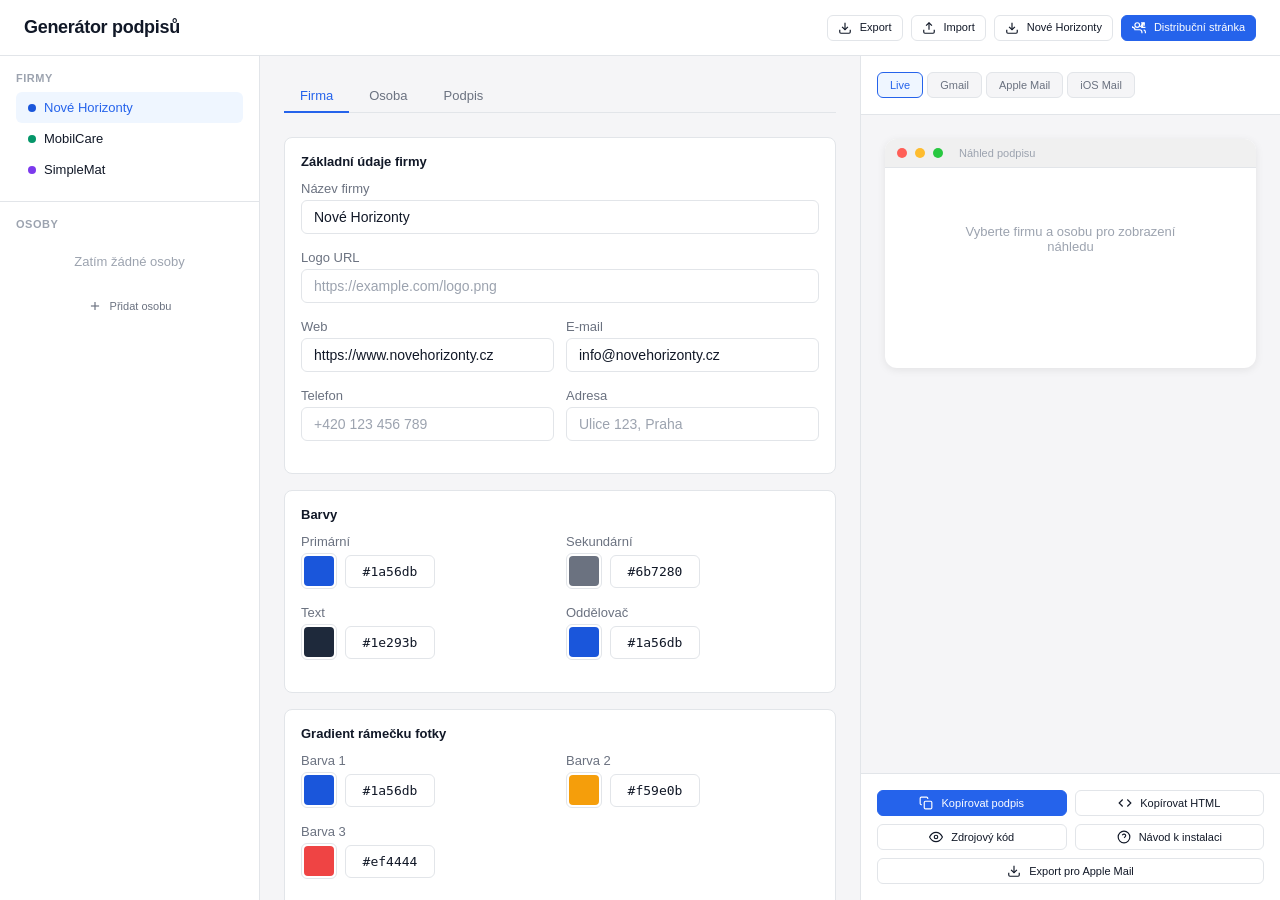
<file: index.html>
<!DOCTYPE html>
<html lang="cs">
<head>
  <meta charset="UTF-8">
  <meta name="viewport" content="width=device-width, initial-scale=1.0">
  <title>Generátor emailových podpisů</title>
  <link rel="stylesheet" href="css/variables.css">
  <link rel="stylesheet" href="css/layout.css">
  <link rel="stylesheet" href="css/components.css">
  <link rel="stylesheet" href="css/preview.css">
</head>
<body>
  <div class="sg-app">
    <!-- Header -->
    <header class="sg-header">
      <h1 class="sg-header__title">Generátor podpisů</h1>
      <div class="sg-header__actions">
        <button class="sg-btn sg-btn--secondary sg-btn--sm" id="btn-export" title="Exportovat data">
          <svg width="14" height="14" viewBox="0 0 24 24" fill="none" stroke="currentColor" stroke-width="2"><path d="M21 15v4a2 2 0 01-2 2H5a2 2 0 01-2-2v-4"/><polyline points="7 10 12 15 17 10"/><line x1="12" y1="15" x2="12" y2="3"/></svg>
          Export
        </button>
        <button class="sg-btn sg-btn--secondary sg-btn--sm" id="btn-import" title="Importovat data">
          <svg width="14" height="14" viewBox="0 0 24 24" fill="none" stroke="currentColor" stroke-width="2"><path d="M21 15v4a2 2 0 01-2 2H5a2 2 0 01-2-2v-4"/><polyline points="17 8 12 3 7 8"/><line x1="12" y1="3" x2="12" y2="15"/></svg>
          Import
        </button>
        <a href="novehorizonty.html" download class="sg-btn sg-btn--secondary sg-btn--sm" title="Stáhnout stránku pro Nové Horizonty" style="text-decoration:none">
          <svg width="14" height="14" viewBox="0 0 24 24" fill="none" stroke="currentColor" stroke-width="2"><path d="M21 15v4a2 2 0 01-2 2H5a2 2 0 01-2-2v-4"/><polyline points="7 10 12 15 17 10"/><line x1="12" y1="15" x2="12" y2="3"/></svg>
          Nové Horizonty
        </a>
        <button class="sg-btn sg-btn--primary sg-btn--sm" id="btn-distribute" title="Vygenerovat distribuční stránku se všemi podpisy">
          <svg width="14" height="14" viewBox="0 0 24 24" fill="none" stroke="currentColor" stroke-width="2"><path d="M17 21v-2a4 4 0 00-4-4H5a4 4 0 00-4-4v-2"/><polyline points="23 11 17 11 17 5"/><path d="M16 3h5v5"/><line x1="21" y1="3" x2="14" y2="10"/><circle cx="9" cy="7" r="4"/><path d="M23 21v-2a4 4 0 00-3-3.87"/><path d="M16 3.13a4 4 0 010 7.75"/></svg>
          Distribuční stránka
        </button>
        <input type="file" id="import-file" accept=".json" style="display:none">
      </div>
    </header>

    <!-- Main Content -->
    <main class="sg-main">
      <!-- Sidebar -->
      <aside class="sg-sidebar" id="sidebar">
        <div class="sg-sidebar__section">
          <div class="sg-sidebar__label">Firmy</div>
          <div id="company-list"></div>
        </div>
        <div class="sg-sidebar__section">
          <div class="sg-sidebar__label">Osoby</div>
          <div id="person-list"></div>
          <button class="sg-btn sg-btn--ghost sg-btn--sm sg-btn--block" id="btn-add-person" style="margin-top: 8px">
            <svg width="14" height="14" viewBox="0 0 24 24" fill="none" stroke="currentColor" stroke-width="2"><line x1="12" y1="5" x2="12" y2="19"/><line x1="5" y1="12" x2="19" y2="12"/></svg>
            Přidat osobu
          </button>
        </div>
      </aside>

      <!-- Editor -->
      <section class="sg-editor" id="editor">
        <div class="sg-editor__tabs">
          <button class="sg-editor__tab sg-editor__tab--active" data-tab="company">Firma</button>
          <button class="sg-editor__tab" data-tab="person">Osoba</button>
          <button class="sg-editor__tab" data-tab="signature">Podpis</button>
        </div>

        <!-- Company Editor Panel -->
        <div class="sg-editor__panel sg-editor__panel--active" id="panel-company">
          <div class="sg-card">
            <div class="sg-card__title">Základní údaje firmy</div>
            <div class="sg-form-group">
              <label class="sg-label">Název firmy</label>
              <input type="text" class="sg-input" id="company-name" placeholder="Název firmy">
            </div>
            <div class="sg-form-group">
              <label class="sg-label">Logo URL</label>
              <input type="url" class="sg-input" id="company-logo" placeholder="https://example.com/logo.png">
            </div>
            <div class="sg-form-row">
              <div class="sg-form-group">
                <label class="sg-label">Web</label>
                <input type="url" class="sg-input" id="company-website" placeholder="https://www.firma.cz">
              </div>
              <div class="sg-form-group">
                <label class="sg-label">E-mail</label>
                <input type="email" class="sg-input" id="company-email" placeholder="info@firma.cz">
              </div>
            </div>
            <div class="sg-form-row">
              <div class="sg-form-group">
                <label class="sg-label">Telefon</label>
                <input type="tel" class="sg-input" id="company-phone" placeholder="+420 123 456 789">
              </div>
              <div class="sg-form-group">
                <label class="sg-label">Adresa</label>
                <input type="text" class="sg-input" id="company-address" placeholder="Ulice 123, Praha">
              </div>
            </div>
          </div>

          <div class="sg-card">
            <div class="sg-card__title">Barvy</div>
            <div class="sg-form-row">
              <div class="sg-form-group">
                <label class="sg-label">Primární</label>
                <div class="sg-color-picker">
                  <input type="color" class="sg-color-picker__input" id="company-color-primary" value="#2563eb">
                  <input type="text" class="sg-input sg-color-picker__hex" id="company-color-primary-hex" value="#2563eb" maxlength="7">
                </div>
              </div>
              <div class="sg-form-group">
                <label class="sg-label">Sekundární</label>
                <div class="sg-color-picker">
                  <input type="color" class="sg-color-picker__input" id="company-color-secondary" value="#6b7280">
                  <input type="text" class="sg-input sg-color-picker__hex" id="company-color-secondary-hex" value="#6b7280" maxlength="7">
                </div>
              </div>
            </div>
            <div class="sg-form-row">
              <div class="sg-form-group">
                <label class="sg-label">Text</label>
                <div class="sg-color-picker">
                  <input type="color" class="sg-color-picker__input" id="company-color-text" value="#1e293b">
                  <input type="text" class="sg-input sg-color-picker__hex" id="company-color-text-hex" value="#1e293b" maxlength="7">
                </div>
              </div>
              <div class="sg-form-group">
                <label class="sg-label">Oddělovač</label>
                <div class="sg-color-picker">
                  <input type="color" class="sg-color-picker__input" id="company-color-divider" value="#2563eb">
                  <input type="text" class="sg-input sg-color-picker__hex" id="company-color-divider-hex" value="#2563eb" maxlength="7">
                </div>
              </div>
            </div>
          </div>

          <div class="sg-card">
            <div class="sg-card__title">Gradient rámečku fotky</div>
            <div class="sg-form-row">
              <div class="sg-form-group">
                <label class="sg-label">Barva 1</label>
                <div class="sg-color-picker">
                  <input type="color" class="sg-color-picker__input" id="company-color-ring1" value="#1a56db">
                  <input type="text" class="sg-input sg-color-picker__hex" id="company-color-ring1-hex" value="#1a56db" maxlength="7">
                </div>
              </div>
              <div class="sg-form-group">
                <label class="sg-label">Barva 2</label>
                <div class="sg-color-picker">
                  <input type="color" class="sg-color-picker__input" id="company-color-ring2" value="#f59e0b">
                  <input type="text" class="sg-input sg-color-picker__hex" id="company-color-ring2-hex" value="#f59e0b" maxlength="7">
                </div>
              </div>
            </div>
            <div class="sg-form-row">
              <div class="sg-form-group">
                <label class="sg-label">Barva 3</label>
                <div class="sg-color-picker">
                  <input type="color" class="sg-color-picker__input" id="company-color-ring3" value="#ef4444">
                  <input type="text" class="sg-input sg-color-picker__hex" id="company-color-ring3-hex" value="#ef4444" maxlength="7">
                </div>
              </div>
            </div>
          </div>

          <div class="sg-card">
            <div class="sg-card__title">
              Sociální sítě
              <button class="sg-btn sg-btn--ghost sg-btn--sm" id="btn-add-social">
                <svg width="14" height="14" viewBox="0 0 24 24" fill="none" stroke="currentColor" stroke-width="2"><line x1="12" y1="5" x2="12" y2="19"/><line x1="5" y1="12" x2="19" y2="12"/></svg>
                Přidat
              </button>
            </div>
            <div id="social-links-list"></div>
          </div>

          <div class="sg-card">
            <div class="sg-card__title">
              Oblíbené šablony
              <button class="sg-btn sg-btn--ghost sg-btn--sm" id="btn-save-preset">
                <svg width="14" height="14" viewBox="0 0 24 24" fill="none" stroke="currentColor" stroke-width="2"><polygon points="12 2 15.09 8.26 22 9.27 17 14.14 18.18 21.02 12 17.77 5.82 21.02 7 14.14 2 9.27 8.91 8.26 12 2"/></svg>
                Uložit aktuální
              </button>
            </div>
            <div id="presets-list"></div>
          </div>
        </div>

        <!-- Person Editor Panel -->
        <div class="sg-editor__panel" id="panel-person">
          <div id="person-editor-content">
            <div class="sg-empty">
              <div class="sg-empty__icon">👤</div>
              <div class="sg-empty__text">Vyberte osobu ze seznamu nebo přidejte novou</div>
            </div>
          </div>
        </div>

        <!-- Signature Editor Panel -->
        <div class="sg-editor__panel" id="panel-signature">
          <div class="sg-card">
            <div class="sg-card__title">Rozložení</div>
            <div class="sg-form-group">
              <div class="sg-toggle-group" id="layout-toggle">
                <button class="sg-toggle-group__btn sg-toggle-group__btn--active" data-layout="horizontal">Horizontální</button>
                <button class="sg-toggle-group__btn" data-layout="vertical">Vertikální</button>
              </div>
            </div>
          </div>

          <div class="sg-card">
            <div class="sg-card__title">Typografie</div>
            <div class="sg-form-group">
              <label class="sg-label">Písmo</label>
              <select class="sg-select" id="sig-font-family">
                <option value="Arial, sans-serif">Arial</option>
                <option value="Helvetica, sans-serif">Helvetica</option>
                <option value="Verdana, sans-serif">Verdana</option>
                <option value="Georgia, serif">Georgia</option>
                <option value="Times New Roman, serif">Times New Roman</option>
                <option value="Tahoma, sans-serif">Tahoma</option>
                <option value="Trebuchet MS, sans-serif">Trebuchet MS</option>
              </select>
            </div>
            <div class="sg-form-group">
              <label class="sg-label">Velikost jména</label>
              <div class="sg-range-group">
                <input type="range" class="sg-range" id="sig-name-size" min="12" max="24" value="16">
                <span class="sg-range__value" id="sig-name-size-val">16px</span>
              </div>
            </div>
            <div class="sg-form-group">
              <label class="sg-label">Velikost pozice</label>
              <div class="sg-range-group">
                <input type="range" class="sg-range" id="sig-title-size" min="10" max="18" value="13">
                <span class="sg-range__value" id="sig-title-size-val">13px</span>
              </div>
            </div>
            <div class="sg-form-group">
              <label class="sg-label">Velikost kontaktů</label>
              <div class="sg-range-group">
                <input type="range" class="sg-range" id="sig-contact-size" min="10" max="16" value="12">
                <span class="sg-range__value" id="sig-contact-size-val">12px</span>
              </div>
            </div>
          </div>

          <div class="sg-card">
            <div class="sg-card__title">Oddělovač</div>
            <div class="sg-form-group">
              <div class="sg-toggle-group" id="divider-toggle">
                <button class="sg-toggle-group__btn sg-toggle-group__btn--active" data-divider="solid">Plný</button>
                <button class="sg-toggle-group__btn" data-divider="dashed">Čárkovaný</button>
                <button class="sg-toggle-group__btn" data-divider="none">Žádný</button>
              </div>
            </div>
            <div class="sg-form-group">
              <label class="sg-label">Šířka oddělovače</label>
              <div class="sg-range-group">
                <input type="range" class="sg-range" id="sig-divider-width" min="1" max="4" value="2">
                <span class="sg-range__value" id="sig-divider-width-val">2px</span>
              </div>
            </div>
          </div>

          <div class="sg-card">
            <div class="sg-card__title">Rozměry</div>
            <div class="sg-form-row">
              <div class="sg-form-group">
                <label class="sg-label">Šířka loga</label>
                <div class="sg-range-group">
                  <input type="range" class="sg-range" id="sig-logo-width" min="40" max="200" value="120">
                  <span class="sg-range__value" id="sig-logo-width-val">120px</span>
                </div>
              </div>
              <div class="sg-form-group">
                <label class="sg-label">Šířka fotky</label>
                <div class="sg-range-group">
                  <input type="range" class="sg-range" id="sig-photo-width" min="30" max="120" value="80">
                  <span class="sg-range__value" id="sig-photo-width-val">80px</span>
                </div>
              </div>
            </div>
            <div class="sg-form-group">
              <label class="sg-label">Tvar fotky</label>
              <div class="sg-toggle-group" id="photo-shape-toggle">
                <button class="sg-toggle-group__btn sg-toggle-group__btn--active" data-shape="rounded">Kulatá</button>
                <button class="sg-toggle-group__btn" data-shape="square">Hranatá</button>
              </div>
            </div>
            <div class="sg-form-group">
              <label class="sg-label">Pozice fotky</label>
              <div class="sg-toggle-group" id="photo-position-toggle">
                <button class="sg-toggle-group__btn sg-toggle-group__btn--active" data-position="left">Vlevo</button>
                <button class="sg-toggle-group__btn" data-position="right">Vpravo</button>
              </div>
            </div>
            <div class="sg-form-group">
              <label class="sg-label">Mezera mezi sekcemi</label>
              <div class="sg-range-group">
                <input type="range" class="sg-range" id="sig-section-gap" min="4" max="24" value="12">
                <span class="sg-range__value" id="sig-section-gap-val">12px</span>
              </div>
            </div>
          </div>
        </div>
      </section>

      <!-- Preview Panel -->
      <aside class="sg-preview" id="preview">
        <div class="sg-preview__header">
          <div class="sg-preview__clients">
            <button class="sg-preview__client-btn sg-preview__client-btn--active" data-client="live">Live</button>
            <button class="sg-preview__client-btn" data-client="gmail">Gmail</button>
            <button class="sg-preview__client-btn" data-client="apple">Apple Mail</button>
            <button class="sg-preview__client-btn" data-client="ios">iOS Mail</button>
          </div>
        </div>
        <div class="sg-preview__frame">
          <div class="sg-preview__render" id="preview-render">
            <div class="sg-preview__titlebar">
              <span class="sg-preview__dot sg-preview__dot--red"></span>
              <span class="sg-preview__dot sg-preview__dot--yellow"></span>
              <span class="sg-preview__dot sg-preview__dot--green"></span>
              <span class="sg-preview__titlebar-text" id="preview-title">Náhled podpisu</span>
            </div>
            <div class="sg-preview__content" id="preview-content">
              <div class="sg-empty">
                <div class="sg-empty__text">Vyberte firmu a osobu pro zobrazení náhledu</div>
              </div>
            </div>
          </div>
          <div class="sg-preview__label" id="preview-label"></div>
        </div>
        <div class="sg-output">
          <div class="sg-output__grid">
            <button class="sg-btn sg-btn--primary sg-btn--sm" id="btn-copy-signature">
              <svg width="14" height="14" viewBox="0 0 24 24" fill="none" stroke="currentColor" stroke-width="2"><rect x="9" y="9" width="13" height="13" rx="2" ry="2"/><path d="M5 15H4a2 2 0 01-2-2V4a2 2 0 012-2h9a2 2 0 012 2v1"/></svg>
              Kopírovat podpis
            </button>
            <button class="sg-btn sg-btn--secondary sg-btn--sm" id="btn-copy-html">
              <svg width="14" height="14" viewBox="0 0 24 24" fill="none" stroke="currentColor" stroke-width="2"><polyline points="16 18 22 12 16 6"/><polyline points="8 6 2 12 8 18"/></svg>
              Kopírovat HTML
            </button>
            <button class="sg-btn sg-btn--secondary sg-btn--sm" id="btn-view-source">
              <svg width="14" height="14" viewBox="0 0 24 24" fill="none" stroke="currentColor" stroke-width="2"><path d="M1 12s4-8 11-8 11 8 11 8-4 8-11 8-11-8-11-8z"/><circle cx="12" cy="12" r="3"/></svg>
              Zdrojový kód
            </button>
            <button class="sg-btn sg-btn--secondary sg-btn--sm" id="btn-install-guide">
              <svg width="14" height="14" viewBox="0 0 24 24" fill="none" stroke="currentColor" stroke-width="2"><circle cx="12" cy="12" r="10"/><path d="M9.09 9a3 3 0 015.83 1c0 2-3 3-3 3"/><line x1="12" y1="17" x2="12.01" y2="17"/></svg>
              Návod k instalaci
            </button>
            <button class="sg-btn sg-btn--secondary sg-btn--sm" id="btn-export-apple-mail" style="grid-column: 1 / -1;">
              <svg width="14" height="14" viewBox="0 0 24 24" fill="none" stroke="currentColor" stroke-width="2"><path d="M21 15v4a2 2 0 01-2 2H5a2 2 0 01-2-2v-4"/><polyline points="7 10 12 15 17 10"/><line x1="12" y1="15" x2="12" y2="3"/></svg>
              Export pro Apple Mail
            </button>
          </div>
        </div>
      </aside>
    </main>
  </div>

  <!-- Modal Container -->
  <div class="sg-modal-overlay" id="modal-overlay">
    <div class="sg-modal">
      <div class="sg-modal__header">
        <h2 class="sg-modal__title" id="modal-title"></h2>
        <button class="sg-modal__close" id="modal-close">
          <svg width="18" height="18" viewBox="0 0 24 24" fill="none" stroke="currentColor" stroke-width="2"><line x1="18" y1="6" x2="6" y2="18"/><line x1="6" y1="6" x2="18" y2="18"/></svg>
        </button>
      </div>
      <div class="sg-modal__body" id="modal-body"></div>
    </div>
  </div>

  <!-- Toast Container -->
  <div class="sg-toast-container" id="toast-container"></div>

  <!-- JS Modules -->
  <script src="js/app.js?v=6"></script>
</body>
</html>
</file>
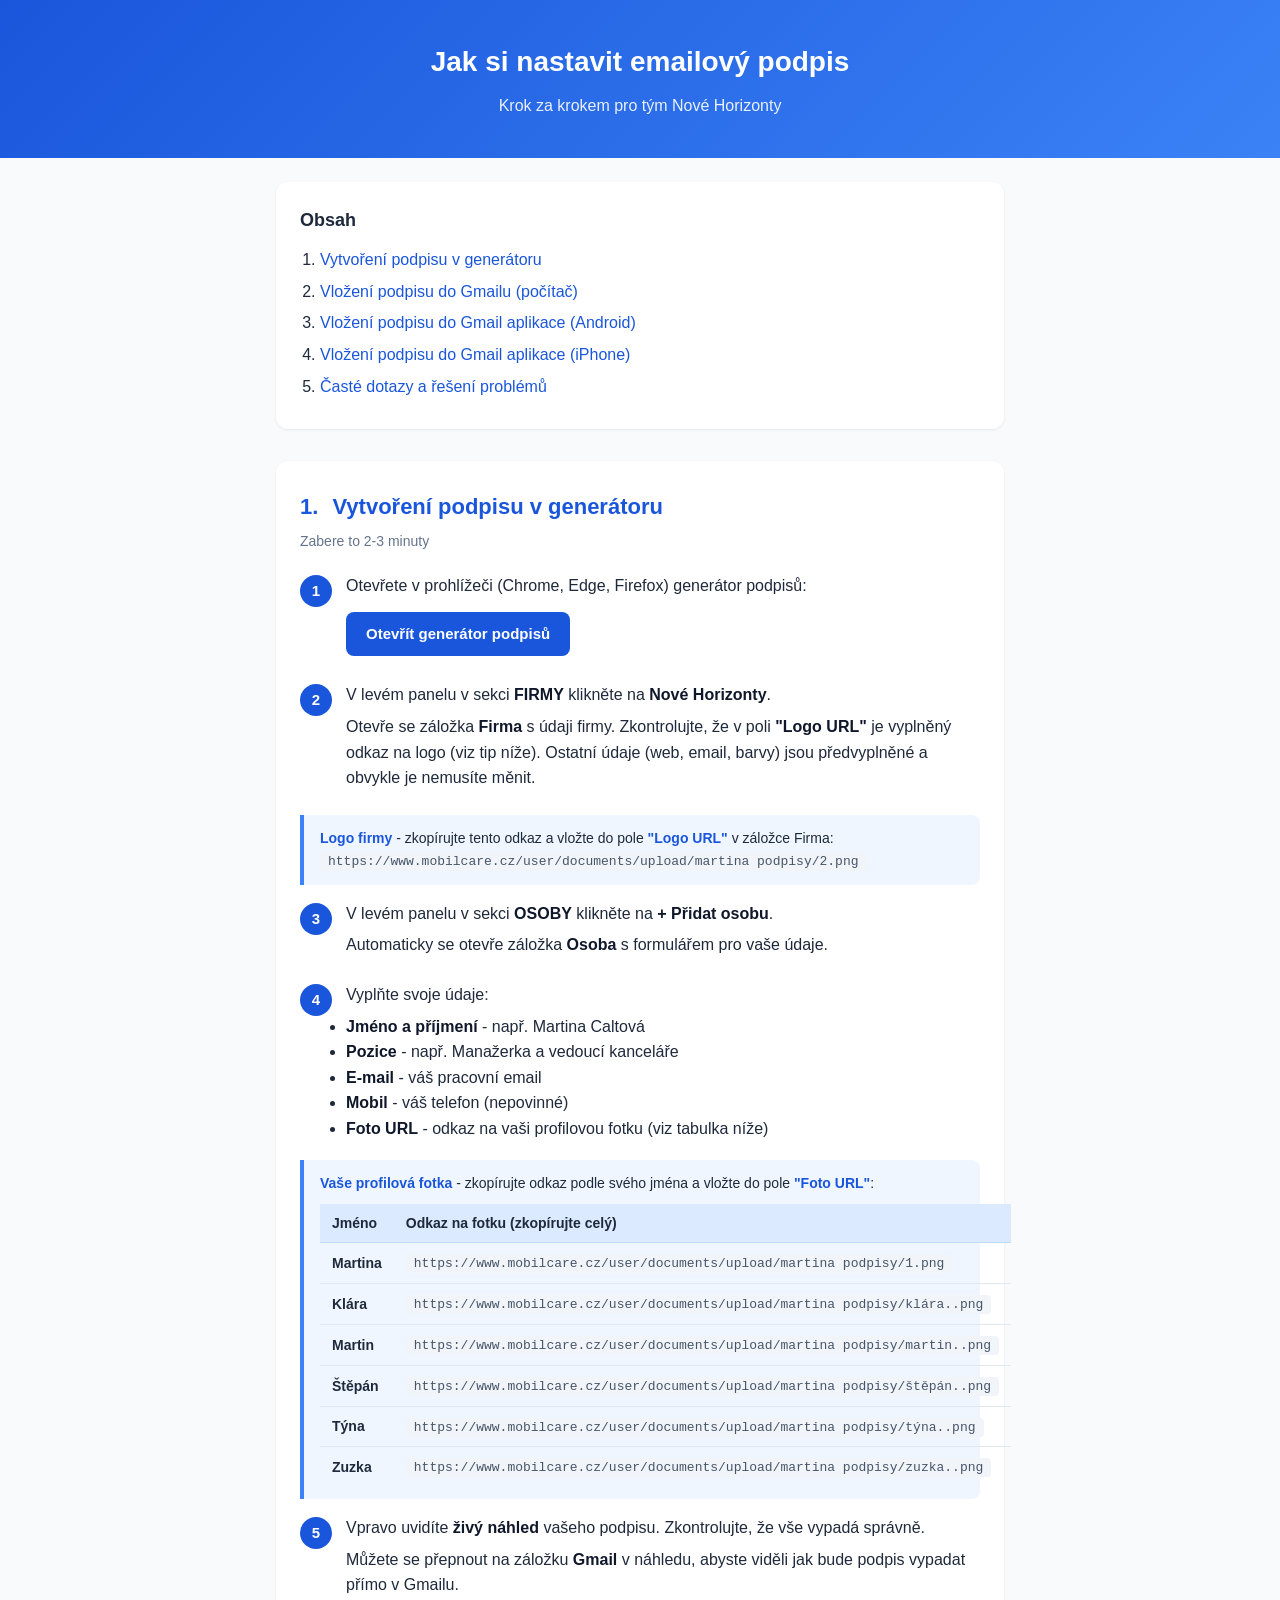
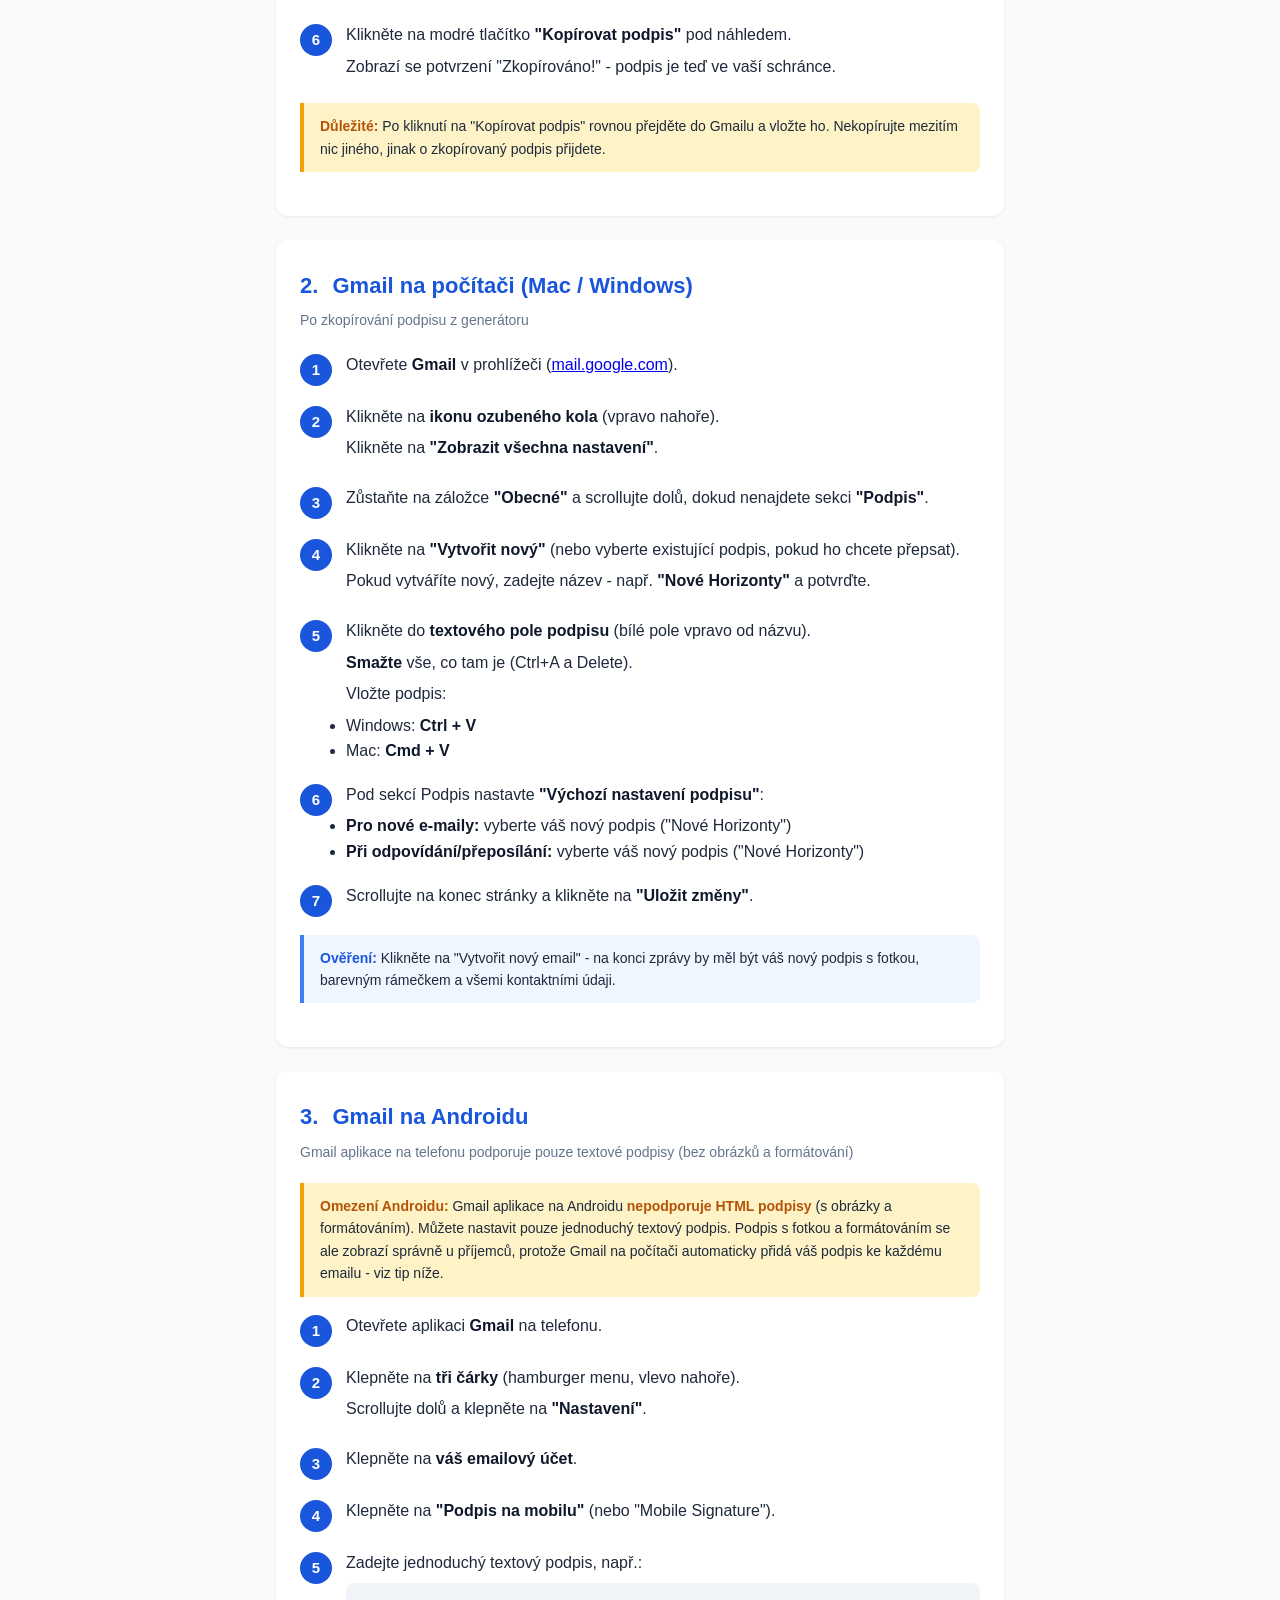
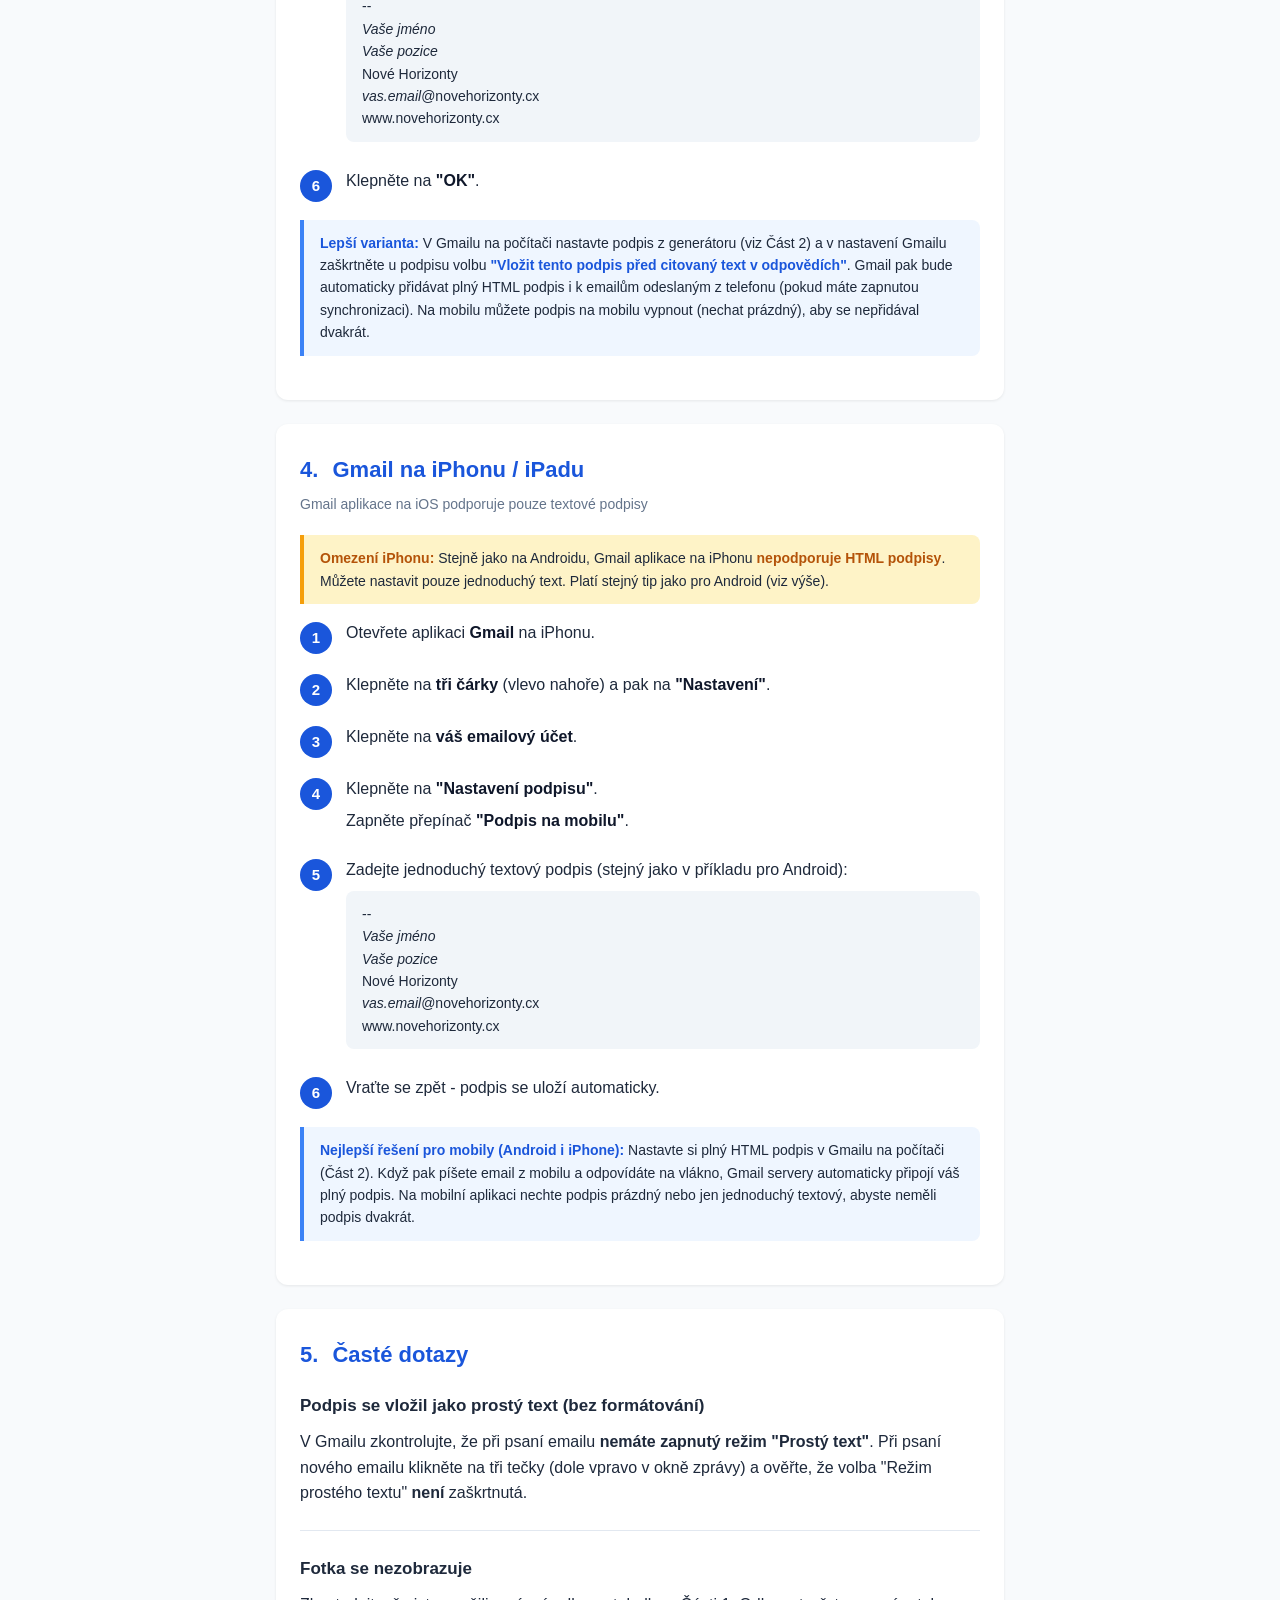
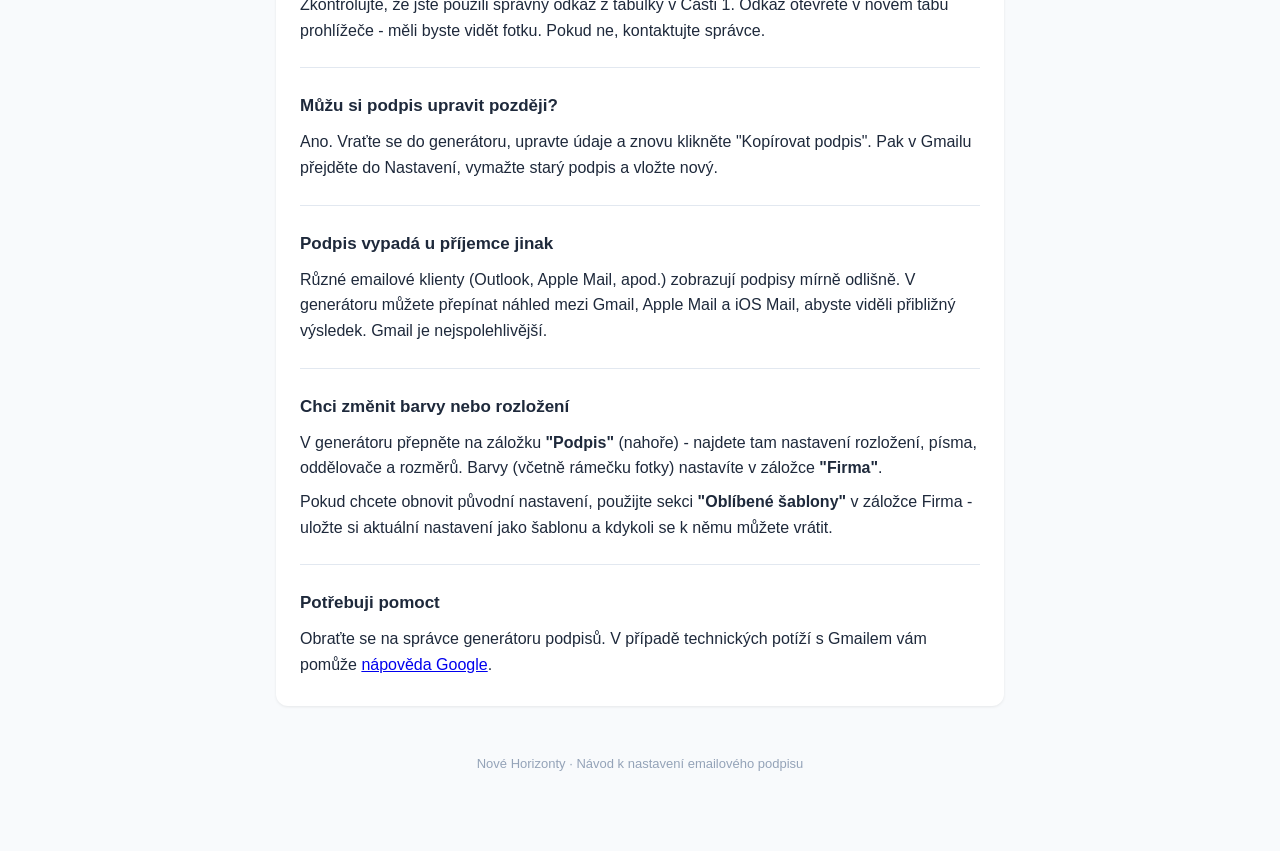
<file: manual.html>
<!DOCTYPE html>
<html lang="cs">
<head>
  <meta charset="UTF-8">
  <meta name="viewport" content="width=device-width, initial-scale=1.0">
  <title>Jak si nastavit emailový podpis - Nové Horizonty</title>
  <style>
    * { margin: 0; padding: 0; box-sizing: border-box; }
    body { font-family: -apple-system, BlinkMacSystemFont, 'Segoe UI', Roboto, sans-serif; background: #f8fafc; color: #1e293b; line-height: 1.6; }
    .header { background: linear-gradient(135deg, #1a56db, #3b82f6); color: #fff; padding: 40px 24px; text-align: center; }
    .header h1 { font-size: 28px; font-weight: 700; margin-bottom: 8px; }
    .header p { font-size: 16px; opacity: 0.9; }
    .container { max-width: 760px; margin: 0 auto; padding: 24px 16px 60px; }
    .toc { background: #fff; border-radius: 12px; padding: 24px; margin-bottom: 32px; box-shadow: 0 1px 3px rgba(0,0,0,0.08); }
    .toc h2 { font-size: 18px; margin-bottom: 12px; }
    .toc ol { padding-left: 20px; }
    .toc li { margin-bottom: 6px; }
    .toc a { color: #1a56db; text-decoration: none; }
    .toc a:hover { text-decoration: underline; }
    .section { background: #fff; border-radius: 12px; padding: 28px 24px; margin-bottom: 24px; box-shadow: 0 1px 3px rgba(0,0,0,0.08); }
    .section h2 { font-size: 22px; font-weight: 700; margin-bottom: 6px; color: #1a56db; }
    .section h2 .emoji { margin-right: 8px; }
    .section .subtitle { font-size: 14px; color: #64748b; margin-bottom: 20px; }
    .section h3 { font-size: 17px; font-weight: 600; margin: 20px 0 10px; }
    .step { display: flex; gap: 14px; margin-bottom: 18px; }
    .step-num { flex-shrink: 0; width: 32px; height: 32px; background: #1a56db; color: #fff; border-radius: 50%; display: flex; align-items: center; justify-content: center; font-weight: 700; font-size: 15px; margin-top: 2px; }
    .step-content { flex: 1; }
    .step-content p { margin-bottom: 6px; }
    .step-content strong { color: #0f172a; }
    .tip { background: #eff6ff; border-left: 4px solid #3b82f6; padding: 12px 16px; border-radius: 0 8px 8px 0; margin: 16px 0; font-size: 14px; }
    .tip strong { color: #1a56db; }
    .warning { background: #fef3c7; border-left: 4px solid #f59e0b; padding: 12px 16px; border-radius: 0 8px 8px 0; margin: 16px 0; font-size: 14px; }
    .warning strong { color: #b45309; }
    .path { background: #f1f5f9; padding: 2px 8px; border-radius: 4px; font-family: 'SF Mono', Menlo, monospace; font-size: 13px; color: #475569; white-space: nowrap; }
    .btn-link { display: inline-block; background: #1a56db; color: #fff; padding: 10px 20px; border-radius: 8px; text-decoration: none; font-weight: 600; font-size: 15px; margin: 8px 0; }
    .btn-link:hover { background: #1e40af; }
    .platform-tabs { display: flex; gap: 8px; margin-bottom: 20px; flex-wrap: wrap; }
    .platform-tab { padding: 8px 16px; border: 2px solid #e2e8f0; border-radius: 8px; background: #fff; cursor: pointer; font-size: 14px; font-weight: 600; color: #64748b; transition: all 0.15s; }
    .platform-tab:hover { border-color: #1a56db; color: #1a56db; }
    .platform-tab.active { background: #1a56db; color: #fff; border-color: #1a56db; }
    .platform-content { display: none; }
    .platform-content.active { display: block; }
    .divider { height: 1px; background: #e2e8f0; margin: 24px 0; }
    .img-placeholder { background: #f1f5f9; border: 2px dashed #cbd5e1; border-radius: 8px; padding: 20px; text-align: center; color: #94a3b8; font-size: 13px; margin: 12px 0; }
    .footer { text-align: center; padding: 24px; color: #94a3b8; font-size: 13px; }
    @media (max-width: 600px) {
      .header h1 { font-size: 22px; }
      .section { padding: 20px 16px; }
    }
  </style>
</head>
<body>

<div class="header">
  <h1>Jak si nastavit emailový podpis</h1>
  <p>Krok za krokem pro tým Nové Horizonty</p>
</div>

<div class="container">

  <div class="toc">
    <h2>Obsah</h2>
    <ol>
      <li><a href="#cast1">Vytvoření podpisu v generátoru</a></li>
      <li><a href="#cast2">Vložení podpisu do Gmailu (počítač)</a></li>
      <li><a href="#cast3">Vložení podpisu do Gmail aplikace (Android)</a></li>
      <li><a href="#cast4">Vložení podpisu do Gmail aplikace (iPhone)</a></li>
      <li><a href="#faq">Časté dotazy a řešení problémů</a></li>
    </ol>
  </div>

  <!-- ============================================ -->
  <!-- ČÁST 1: Generátor -->
  <!-- ============================================ -->
  <div class="section" id="cast1">
    <h2><span class="emoji">1.</span> Vytvoření podpisu v generátoru</h2>
    <p class="subtitle">Zabere to 2-3 minuty</p>

    <div class="step">
      <div class="step-num">1</div>
      <div class="step-content">
        <p>Otevřete v prohlížeči (Chrome, Edge, Firefox) generátor podpisů:</p>
        <a class="btn-link" href="https://miselek.github.io/generator-podpisu/" target="_blank">Otevřít generátor podpisů</a>
      </div>
    </div>

    <div class="step">
      <div class="step-num">2</div>
      <div class="step-content">
        <p>V levém panelu v sekci <strong>FIRMY</strong> klikněte na <strong>Nové Horizonty</strong>.</p>
        <p>Otevře se záložka <strong>Firma</strong> s údaji firmy. Zkontrolujte, že v poli <strong>"Logo URL"</strong> je vyplněný odkaz na logo (viz tip níže). Ostatní údaje (web, email, barvy) jsou předvyplněné a obvykle je nemusíte měnit.</p>
      </div>
    </div>

    <div class="tip">
      <strong>Logo firmy</strong> - zkopírujte tento odkaz a vložte do pole <strong>"Logo URL"</strong> v záložce Firma:<br>
      <span class="path">https://www.mobilcare.cz/user/documents/upload/martina podpisy/2.png</span>
    </div>

    <div class="step">
      <div class="step-num">3</div>
      <div class="step-content">
        <p>V levém panelu v sekci <strong>OSOBY</strong> klikněte na <strong>+ Přidat osobu</strong>.</p>
        <p>Automaticky se otevře záložka <strong>Osoba</strong> s formulářem pro vaše údaje.</p>
      </div>
    </div>

    <div class="step">
      <div class="step-num">4</div>
      <div class="step-content">
        <p>Vyplňte svoje údaje:</p>
        <ul>
          <li><strong>Jméno a příjmení</strong> - např. Martina Caltová</li>
          <li><strong>Pozice</strong> - např. Manažerka a vedoucí kanceláře</li>
          <li><strong>E-mail</strong> - váš pracovní email</li>
          <li><strong>Mobil</strong> - váš telefon (nepovinné)</li>
          <li><strong>Foto URL</strong> - odkaz na vaši profilovou fotku (viz tabulka níže)</li>
        </ul>
      </div>
    </div>

    <div class="tip">
      <strong>Vaše profilová fotka</strong> - zkopírujte odkaz podle svého jména a vložte do pole <strong>"Foto URL"</strong>:
      <table style="width:100%; border-collapse:collapse; margin-top:10px; font-size:14px;">
        <tr style="background:#dbeafe;">
          <th style="text-align:left; padding:8px 12px; border-bottom:1px solid #bfdbfe;">Jméno</th>
          <th style="text-align:left; padding:8px 12px; border-bottom:1px solid #bfdbfe;">Odkaz na fotku (zkopírujte celý)</th>
        </tr>
        <tr>
          <td style="padding:8px 12px; border-bottom:1px solid #e2e8f0; font-weight:600;">Martina</td>
          <td style="padding:8px 12px; border-bottom:1px solid #e2e8f0;"><span class="path">https://www.mobilcare.cz/user/documents/upload/martina podpisy/1.png</span></td>
        </tr>
        <tr>
          <td style="padding:8px 12px; border-bottom:1px solid #e2e8f0; font-weight:600;">Klára</td>
          <td style="padding:8px 12px; border-bottom:1px solid #e2e8f0;"><span class="path">https://www.mobilcare.cz/user/documents/upload/martina podpisy/klára..png</span></td>
        </tr>
        <tr>
          <td style="padding:8px 12px; border-bottom:1px solid #e2e8f0; font-weight:600;">Martin</td>
          <td style="padding:8px 12px; border-bottom:1px solid #e2e8f0;"><span class="path">https://www.mobilcare.cz/user/documents/upload/martina podpisy/martin..png</span></td>
        </tr>
        <tr>
          <td style="padding:8px 12px; border-bottom:1px solid #e2e8f0; font-weight:600;">Štěpán</td>
          <td style="padding:8px 12px; border-bottom:1px solid #e2e8f0;"><span class="path">https://www.mobilcare.cz/user/documents/upload/martina podpisy/štěpán..png</span></td>
        </tr>
        <tr>
          <td style="padding:8px 12px; border-bottom:1px solid #e2e8f0; font-weight:600;">Týna</td>
          <td style="padding:8px 12px; border-bottom:1px solid #e2e8f0;"><span class="path">https://www.mobilcare.cz/user/documents/upload/martina podpisy/týna..png</span></td>
        </tr>
        <tr>
          <td style="padding:8px 12px; font-weight:600;">Zuzka</td>
          <td style="padding:8px 12px;"><span class="path">https://www.mobilcare.cz/user/documents/upload/martina podpisy/zuzka..png</span></td>
        </tr>
      </table>
    </div>

    <div class="step">
      <div class="step-num">5</div>
      <div class="step-content">
        <p>Vpravo uvidíte <strong>živý náhled</strong> vašeho podpisu. Zkontrolujte, že vše vypadá správně.</p>
        <p>Můžete se přepnout na záložku <strong>Gmail</strong> v náhledu, abyste viděli jak bude podpis vypadat přímo v Gmailu.</p>
      </div>
    </div>

    <div class="step">
      <div class="step-num">6</div>
      <div class="step-content">
        <p>Klikněte na modré tlačítko <strong>"Kopírovat podpis"</strong> pod náhledem.</p>
        <p>Zobrazí se potvrzení "Zkopírováno!" - podpis je teď ve vaší schránce.</p>
      </div>
    </div>

    <div class="warning">
      <strong>Důležité:</strong> Po kliknutí na "Kopírovat podpis" rovnou přejděte do Gmailu a vložte ho. Nekopírujte mezitím nic jiného, jinak o zkopírovaný podpis přijdete.
    </div>
  </div>

  <!-- ============================================ -->
  <!-- ČÁST 2: Gmail na počítači -->
  <!-- ============================================ -->
  <div class="section" id="cast2">
    <h2><span class="emoji">2.</span> Gmail na počítači (Mac / Windows)</h2>
    <p class="subtitle">Po zkopírování podpisu z generátoru</p>

    <div class="step">
      <div class="step-num">1</div>
      <div class="step-content">
        <p>Otevřete <strong>Gmail</strong> v prohlížeči (<a href="https://mail.google.com" target="_blank">mail.google.com</a>).</p>
      </div>
    </div>

    <div class="step">
      <div class="step-num">2</div>
      <div class="step-content">
        <p>Klikněte na <strong>ikonu ozubeného kola</strong> (vpravo nahoře).</p>
        <p>Klikněte na <strong>"Zobrazit všechna nastavení"</strong>.</p>
      </div>
    </div>

    <div class="step">
      <div class="step-num">3</div>
      <div class="step-content">
        <p>Zůstaňte na záložce <strong>"Obecné"</strong> a scrollujte dolů, dokud nenajdete sekci <strong>"Podpis"</strong>.</p>
      </div>
    </div>

    <div class="step">
      <div class="step-num">4</div>
      <div class="step-content">
        <p>Klikněte na <strong>"Vytvořit nový"</strong> (nebo vyberte existující podpis, pokud ho chcete přepsat).</p>
        <p>Pokud vytváříte nový, zadejte název - např. <strong>"Nové Horizonty"</strong> a potvrďte.</p>
      </div>
    </div>

    <div class="step">
      <div class="step-num">5</div>
      <div class="step-content">
        <p>Klikněte do <strong>textového pole podpisu</strong> (bílé pole vpravo od názvu).</p>
        <p><strong>Smažte</strong> vše, co tam je (Ctrl+A a Delete).</p>
        <p>Vložte podpis:</p>
        <ul>
          <li>Windows: <strong>Ctrl + V</strong></li>
          <li>Mac: <strong>Cmd + V</strong></li>
        </ul>
      </div>
    </div>

    <div class="step">
      <div class="step-num">6</div>
      <div class="step-content">
        <p>Pod sekcí Podpis nastavte <strong>"Výchozí nastavení podpisu"</strong>:</p>
        <ul>
          <li><strong>Pro nové e-maily:</strong> vyberte váš nový podpis ("Nové Horizonty")</li>
          <li><strong>Při odpovídání/přeposílání:</strong> vyberte váš nový podpis ("Nové Horizonty")</li>
        </ul>
      </div>
    </div>

    <div class="step">
      <div class="step-num">7</div>
      <div class="step-content">
        <p>Scrollujte na konec stránky a klikněte na <strong>"Uložit změny"</strong>.</p>
      </div>
    </div>

    <div class="tip">
      <strong>Ověření:</strong> Klikněte na "Vytvořit nový email" - na konci zprávy by měl být váš nový podpis s fotkou, barevným rámečkem a všemi kontaktními údaji.
    </div>
  </div>

  <!-- ============================================ -->
  <!-- ČÁST 3: Gmail Android -->
  <!-- ============================================ -->
  <div class="section" id="cast3">
    <h2><span class="emoji">3.</span> Gmail na Androidu</h2>
    <p class="subtitle">Gmail aplikace na telefonu podporuje pouze textové podpisy (bez obrázků a formátování)</p>

    <div class="warning">
      <strong>Omezení Androidu:</strong> Gmail aplikace na Androidu <strong>nepodporuje HTML podpisy</strong> (s obrázky a formátováním). Můžete nastavit pouze jednoduchý textový podpis. Podpis s fotkou a formátováním se ale zobrazí správně u příjemců, protože Gmail na počítači automaticky přidá váš podpis ke každému emailu - viz tip níže.
    </div>

    <div class="step">
      <div class="step-num">1</div>
      <div class="step-content">
        <p>Otevřete aplikaci <strong>Gmail</strong> na telefonu.</p>
      </div>
    </div>

    <div class="step">
      <div class="step-num">2</div>
      <div class="step-content">
        <p>Klepněte na <strong>tři čárky</strong> (hamburger menu, vlevo nahoře).</p>
        <p>Scrollujte dolů a klepněte na <strong>"Nastavení"</strong>.</p>
      </div>
    </div>

    <div class="step">
      <div class="step-num">3</div>
      <div class="step-content">
        <p>Klepněte na <strong>váš emailový účet</strong>.</p>
      </div>
    </div>

    <div class="step">
      <div class="step-num">4</div>
      <div class="step-content">
        <p>Klepněte na <strong>"Podpis na mobilu"</strong> (nebo "Mobile Signature").</p>
      </div>
    </div>

    <div class="step">
      <div class="step-num">5</div>
      <div class="step-content">
        <p>Zadejte jednoduchý textový podpis, např.:</p>
        <div style="background: #f1f5f9; padding: 12px 16px; border-radius: 8px; margin: 8px 0; font-size: 14px; white-space: pre-line;">--
<em>Vaše jméno</em>
<em>Vaše pozice</em>
Nové Horizonty
<em>vas.email</em>@novehorizonty.cx
www.novehorizonty.cx</div>
      </div>
    </div>

    <div class="step">
      <div class="step-num">6</div>
      <div class="step-content">
        <p>Klepněte na <strong>"OK"</strong>.</p>
      </div>
    </div>

    <div class="tip">
      <strong>Lepší varianta:</strong> V Gmailu na počítači nastavte podpis z generátoru (viz Část 2) a v nastavení Gmailu zaškrtněte u podpisu volbu <strong>"Vložit tento podpis před citovaný text v odpovědích"</strong>. Gmail pak bude automaticky přidávat plný HTML podpis i k emailům odeslaným z telefonu (pokud máte zapnutou synchronizaci). Na mobilu můžete podpis na mobilu vypnout (nechat prázdný), aby se nepřidával dvakrát.
    </div>
  </div>

  <!-- ============================================ -->
  <!-- ČÁST 4: Gmail iPhone -->
  <!-- ============================================ -->
  <div class="section" id="cast4">
    <h2><span class="emoji">4.</span> Gmail na iPhonu / iPadu</h2>
    <p class="subtitle">Gmail aplikace na iOS podporuje pouze textové podpisy</p>

    <div class="warning">
      <strong>Omezení iPhonu:</strong> Stejně jako na Androidu, Gmail aplikace na iPhonu <strong>nepodporuje HTML podpisy</strong>. Můžete nastavit pouze jednoduchý text. Platí stejný tip jako pro Android (viz výše).
    </div>

    <div class="step">
      <div class="step-num">1</div>
      <div class="step-content">
        <p>Otevřete aplikaci <strong>Gmail</strong> na iPhonu.</p>
      </div>
    </div>

    <div class="step">
      <div class="step-num">2</div>
      <div class="step-content">
        <p>Klepněte na <strong>tři čárky</strong> (vlevo nahoře) a pak na <strong>"Nastavení"</strong>.</p>
      </div>
    </div>

    <div class="step">
      <div class="step-num">3</div>
      <div class="step-content">
        <p>Klepněte na <strong>váš emailový účet</strong>.</p>
      </div>
    </div>

    <div class="step">
      <div class="step-num">4</div>
      <div class="step-content">
        <p>Klepněte na <strong>"Nastavení podpisu"</strong>.</p>
        <p>Zapněte přepínač <strong>"Podpis na mobilu"</strong>.</p>
      </div>
    </div>

    <div class="step">
      <div class="step-num">5</div>
      <div class="step-content">
        <p>Zadejte jednoduchý textový podpis (stejný jako v příkladu pro Android):</p>
        <div style="background: #f1f5f9; padding: 12px 16px; border-radius: 8px; margin: 8px 0; font-size: 14px; white-space: pre-line;">--
<em>Vaše jméno</em>
<em>Vaše pozice</em>
Nové Horizonty
<em>vas.email</em>@novehorizonty.cx
www.novehorizonty.cx</div>
      </div>
    </div>

    <div class="step">
      <div class="step-num">6</div>
      <div class="step-content">
        <p>Vraťte se zpět - podpis se uloží automaticky.</p>
      </div>
    </div>

    <div class="tip">
      <strong>Nejlepší řešení pro mobily (Android i iPhone):</strong> Nastavte si plný HTML podpis v Gmailu na počítači (Část 2). Když pak píšete email z mobilu a odpovídáte na vlákno, Gmail servery automaticky připojí váš plný podpis. Na mobilní aplikaci nechte podpis prázdný nebo jen jednoduchý textový, abyste neměli podpis dvakrát.
    </div>
  </div>

  <!-- ============================================ -->
  <!-- FAQ -->
  <!-- ============================================ -->
  <div class="section" id="faq">
    <h2><span class="emoji">5.</span> Časté dotazy</h2>

    <h3>Podpis se vložil jako prostý text (bez formátování)</h3>
    <p>V Gmailu zkontrolujte, že při psaní emailu <strong>nemáte zapnutý režim "Prostý text"</strong>. Při psaní nového emailu klikněte na tři tečky (dole vpravo v okně zprávy) a ověřte, že volba "Režim prostého textu" <strong>není</strong> zaškrtnutá.</p>

    <div class="divider"></div>

    <h3>Fotka se nezobrazuje</h3>
    <p>Zkontrolujte, že jste použili správný odkaz z tabulky v Části 1. Odkaz otevřete v novém tabu prohlížeče - měli byste vidět fotku. Pokud ne, kontaktujte správce.</p>

    <div class="divider"></div>

    <h3>Můžu si podpis upravit později?</h3>
    <p>Ano. Vraťte se do generátoru, upravte údaje a znovu klikněte "Kopírovat podpis". Pak v Gmailu přejděte do Nastavení, vymažte starý podpis a vložte nový.</p>

    <div class="divider"></div>

    <h3>Podpis vypadá u příjemce jinak</h3>
    <p>Různé emailové klienty (Outlook, Apple Mail, apod.) zobrazují podpisy mírně odlišně. V generátoru můžete přepínat náhled mezi Gmail, Apple Mail a iOS Mail, abyste viděli přibližný výsledek. Gmail je nejspolehlivější.</p>

    <div class="divider"></div>

    <h3>Chci změnit barvy nebo rozložení</h3>
    <p>V generátoru přepněte na záložku <strong>"Podpis"</strong> (nahoře) - najdete tam nastavení rozložení, písma, oddělovače a rozměrů. Barvy (včetně rámečku fotky) nastavíte v záložce <strong>"Firma"</strong>.</p>
    <p style="margin-top:8px;">Pokud chcete obnovit původní nastavení, použijte sekci <strong>"Oblíbené šablony"</strong> v záložce Firma - uložte si aktuální nastavení jako šablonu a kdykoli se k němu můžete vrátit.</p>

    <div class="divider"></div>

    <h3>Potřebuji pomoct</h3>
    <p>Obraťte se na správce generátoru podpisů. V případě technických potíží s Gmailem vám pomůže <a href="https://support.google.com/mail/answer/8395" target="_blank">nápověda Google</a>.</p>
  </div>

  <div class="footer">
    Nové Horizonty &middot; Návod k nastavení emailového podpisu
  </div>

</div>

</body>
</html>
</file>
<file: css/variables.css>
:root {
  /* Layout */
  --sidebar-width: 260px;
  --preview-width: 420px;
  --header-height: 56px;

  /* Colors - Neutral */
  --color-bg: #f5f5f7;
  --color-surface: #ffffff;
  --color-surface-hover: #f9fafb;
  --color-border: #e2e5e9;
  --color-border-hover: #c4c9d0;
  --color-text-primary: #111827;
  --color-text-secondary: #6b7280;
  --color-text-muted: #9ca3af;

  /* Colors - Brand */
  --color-accent: #2563eb;
  --color-accent-hover: #1d4ed8;
  --color-accent-light: #eff6ff;
  --color-accent-text: #ffffff;
  --color-success: #059669;
  --color-success-light: #ecfdf5;
  --color-error: #dc2626;
  --color-error-light: #fef2f2;
  --color-warning: #d97706;

  /* Typography */
  --font-sans: -apple-system, BlinkMacSystemFont, "Segoe UI", Roboto, "Helvetica Neue", sans-serif;
  --font-mono: "SF Mono", "Fira Code", "Fira Mono", "Consolas", monospace;
  --font-size-xs: 11px;
  --font-size-sm: 13px;
  --font-size-base: 14px;
  --font-size-md: 15px;
  --font-size-lg: 18px;
  --font-size-xl: 22px;

  /* Spacing */
  --space-xs: 4px;
  --space-sm: 8px;
  --space-md: 12px;
  --space-lg: 16px;
  --space-xl: 24px;
  --space-2xl: 32px;

  /* Shadows */
  --shadow-sm: 0 1px 2px rgba(0, 0, 0, 0.04);
  --shadow-md: 0 2px 8px rgba(0, 0, 0, 0.08);
  --shadow-lg: 0 8px 24px rgba(0, 0, 0, 0.12);

  /* Radius */
  --radius-sm: 6px;
  --radius-md: 8px;
  --radius-lg: 12px;
  --radius-xl: 16px;

  /* Transitions */
  --transition-fast: 150ms ease;
  --transition-base: 200ms ease;
}
</file>
<file: css/layout.css>
/* Reset */
*, *::before, *::after {
  margin: 0;
  padding: 0;
  box-sizing: border-box;
}

html, body {
  height: 100%;
  font-family: var(--font-sans);
  font-size: var(--font-size-base);
  color: var(--color-text-primary);
  background: var(--color-bg);
  -webkit-font-smoothing: antialiased;
  -moz-osx-font-smoothing: grayscale;
}

/* App Shell */
.sg-app {
  display: grid;
  grid-template-rows: var(--header-height) 1fr;
  height: 100vh;
  overflow: hidden;
}

/* Header */
.sg-header {
  display: flex;
  align-items: center;
  justify-content: space-between;
  padding: 0 var(--space-xl);
  background: var(--color-surface);
  border-bottom: 1px solid var(--color-border);
  z-index: 10;
}

.sg-header__title {
  font-size: var(--font-size-lg);
  font-weight: 700;
  color: var(--color-text-primary);
  letter-spacing: -0.3px;
}

.sg-header__actions {
  display: flex;
  gap: var(--space-sm);
}

/* Main Content - 3 columns */
.sg-main {
  display: grid;
  grid-template-columns: var(--sidebar-width) 1fr var(--preview-width);
  overflow: hidden;
}

/* Sidebar */
.sg-sidebar {
  background: var(--color-surface);
  border-right: 1px solid var(--color-border);
  display: flex;
  flex-direction: column;
  overflow-y: auto;
}

.sg-sidebar__section {
  padding: var(--space-lg);
}

.sg-sidebar__section + .sg-sidebar__section {
  border-top: 1px solid var(--color-border);
}

.sg-sidebar__label {
  font-size: var(--font-size-xs);
  font-weight: 600;
  text-transform: uppercase;
  letter-spacing: 0.5px;
  color: var(--color-text-muted);
  margin-bottom: var(--space-sm);
}

/* Editor */
.sg-editor {
  overflow-y: auto;
  padding: var(--space-xl);
}

.sg-editor__tabs {
  display: flex;
  gap: var(--space-xs);
  margin-bottom: var(--space-xl);
  border-bottom: 1px solid var(--color-border);
  padding-bottom: 0;
}

.sg-editor__tab {
  padding: var(--space-sm) var(--space-lg);
  font-size: var(--font-size-sm);
  font-weight: 500;
  color: var(--color-text-secondary);
  background: none;
  border: none;
  border-bottom: 2px solid transparent;
  cursor: pointer;
  transition: color var(--transition-fast), border-color var(--transition-fast);
  margin-bottom: -1px;
}

.sg-editor__tab:hover {
  color: var(--color-text-primary);
}

.sg-editor__tab--active {
  color: var(--color-accent);
  border-bottom-color: var(--color-accent);
}

.sg-editor__panel {
  display: none;
}

.sg-editor__panel--active {
  display: block;
}

/* Preview */
.sg-preview {
  background: var(--color-bg);
  border-left: 1px solid var(--color-border);
  display: flex;
  flex-direction: column;
  overflow-y: auto;
}

.sg-preview__header {
  padding: var(--space-lg);
  background: var(--color-surface);
  border-bottom: 1px solid var(--color-border);
}

.sg-preview__clients {
  display: flex;
  gap: var(--space-xs);
}

.sg-preview__client-btn {
  padding: 6px 12px;
  font-size: var(--font-size-xs);
  font-weight: 500;
  color: var(--color-text-secondary);
  background: var(--color-bg);
  border: 1px solid var(--color-border);
  border-radius: var(--radius-sm);
  cursor: pointer;
  transition: all var(--transition-fast);
}

.sg-preview__client-btn:hover {
  background: var(--color-surface);
  border-color: var(--color-border-hover);
}

.sg-preview__client-btn--active {
  background: var(--color-accent-light);
  color: var(--color-accent);
  border-color: var(--color-accent);
}

.sg-preview__frame {
  flex: 1;
  padding: var(--space-xl);
}

.sg-preview__render {
  background: var(--color-surface);
  border-radius: var(--radius-lg);
  box-shadow: var(--shadow-md);
  overflow: hidden;
}

.sg-preview__titlebar {
  display: flex;
  align-items: center;
  gap: var(--space-sm);
  padding: var(--space-sm) var(--space-md);
  background: #f0f0f0;
  border-bottom: 1px solid var(--color-border);
}

.sg-preview__dot {
  width: 10px;
  height: 10px;
  border-radius: 50%;
}

.sg-preview__dot--red { background: #ff5f57; }
.sg-preview__dot--yellow { background: #febc2e; }
.sg-preview__dot--green { background: #28c840; }

.sg-preview__titlebar-text {
  font-size: var(--font-size-xs);
  color: var(--color-text-muted);
  margin-left: var(--space-sm);
}

.sg-preview__content {
  padding: var(--space-xl);
  min-height: 200px;
}

/* Output Actions */
.sg-output {
  padding: var(--space-lg);
  background: var(--color-surface);
  border-top: 1px solid var(--color-border);
}

.sg-output__grid {
  display: grid;
  grid-template-columns: 1fr 1fr;
  gap: var(--space-sm);
}

/* Responsive */
@media (max-width: 1200px) {
  .sg-main {
    grid-template-columns: var(--sidebar-width) 1fr;
  }
  .sg-preview {
    display: none;
  }
}

@media (max-width: 768px) {
  .sg-main {
    grid-template-columns: 1fr;
  }
  .sg-sidebar {
    display: none;
  }
}
</file>
<file: css/components.css>
/* ============================================
   BUTTONS
   ============================================ */

.sg-btn {
  display: inline-flex;
  align-items: center;
  justify-content: center;
  gap: var(--space-sm);
  padding: 8px 14px;
  font-family: var(--font-sans);
  font-size: var(--font-size-sm);
  font-weight: 500;
  line-height: 1;
  border-radius: var(--radius-sm);
  border: 1px solid transparent;
  cursor: pointer;
  transition: all var(--transition-fast);
  white-space: nowrap;
  user-select: none;
}

.sg-btn--primary {
  background: var(--color-accent);
  color: var(--color-accent-text);
  border-color: var(--color-accent);
}

.sg-btn--primary:hover {
  background: var(--color-accent-hover);
  border-color: var(--color-accent-hover);
}

.sg-btn--secondary {
  background: var(--color-surface);
  color: var(--color-text-primary);
  border-color: var(--color-border);
}

.sg-btn--secondary:hover {
  background: var(--color-surface-hover);
  border-color: var(--color-border-hover);
}

.sg-btn--ghost {
  background: transparent;
  color: var(--color-text-secondary);
  border-color: transparent;
}

.sg-btn--ghost:hover {
  background: var(--color-surface-hover);
  color: var(--color-text-primary);
}

.sg-btn--danger {
  background: transparent;
  color: var(--color-error);
  border-color: transparent;
}

.sg-btn--danger:hover {
  background: var(--color-error-light);
}

.sg-btn--sm {
  padding: 5px 10px;
  font-size: var(--font-size-xs);
}

.sg-btn--block {
  width: 100%;
}

.sg-btn svg {
  width: 14px;
  height: 14px;
  flex-shrink: 0;
}

/* ============================================
   FORM ELEMENTS
   ============================================ */

.sg-form-group {
  margin-bottom: var(--space-lg);
}

.sg-form-row {
  display: grid;
  grid-template-columns: 1fr 1fr;
  gap: var(--space-md);
}

.sg-label {
  display: block;
  font-size: var(--font-size-sm);
  font-weight: 500;
  color: var(--color-text-secondary);
  margin-bottom: var(--space-xs);
}

.sg-input {
  width: 100%;
  padding: 8px 12px;
  font-family: var(--font-sans);
  font-size: var(--font-size-base);
  color: var(--color-text-primary);
  background: var(--color-surface);
  border: 1px solid var(--color-border);
  border-radius: var(--radius-sm);
  transition: border-color var(--transition-fast), box-shadow var(--transition-fast);
  outline: none;
}

.sg-input:focus {
  border-color: var(--color-accent);
  box-shadow: 0 0 0 3px rgba(37, 99, 235, 0.1);
}

.sg-input::placeholder {
  color: var(--color-text-muted);
}

.sg-select {
  width: 100%;
  padding: 8px 32px 8px 12px;
  font-family: var(--font-sans);
  font-size: var(--font-size-base);
  color: var(--color-text-primary);
  background: var(--color-surface);
  border: 1px solid var(--color-border);
  border-radius: var(--radius-sm);
  outline: none;
  cursor: pointer;
  appearance: none;
  background-image: url("data:image/svg+xml,%3Csvg xmlns='http://www.w3.org/2000/svg' width='12' height='12' viewBox='0 0 24 24' fill='none' stroke='%236b7280' stroke-width='2'%3E%3Cpath d='M6 9l6 6 6-6'/%3E%3C/svg%3E");
  background-repeat: no-repeat;
  background-position: right 10px center;
  transition: border-color var(--transition-fast);
}

.sg-select:focus {
  border-color: var(--color-accent);
  box-shadow: 0 0 0 3px rgba(37, 99, 235, 0.1);
}

/* Color Picker */
.sg-color-picker {
  display: flex;
  align-items: center;
  gap: var(--space-sm);
}

.sg-color-picker__input {
  width: 36px;
  height: 36px;
  padding: 2px;
  border: 1px solid var(--color-border);
  border-radius: var(--radius-sm);
  cursor: pointer;
  background: none;
}

.sg-color-picker__input::-webkit-color-swatch-wrapper {
  padding: 0;
}

.sg-color-picker__input::-webkit-color-swatch {
  border: none;
  border-radius: 4px;
}

.sg-color-picker__hex {
  width: 90px;
  padding: 8px;
  font-family: var(--font-mono);
  font-size: var(--font-size-sm);
  text-align: center;
}

/* Range Slider */
.sg-range-group {
  display: flex;
  align-items: center;
  gap: var(--space-md);
}

.sg-range {
  flex: 1;
  -webkit-appearance: none;
  appearance: none;
  height: 4px;
  background: var(--color-border);
  border-radius: 2px;
  outline: none;
}

.sg-range::-webkit-slider-thumb {
  -webkit-appearance: none;
  appearance: none;
  width: 16px;
  height: 16px;
  background: var(--color-accent);
  border-radius: 50%;
  cursor: pointer;
  border: 2px solid var(--color-surface);
  box-shadow: var(--shadow-sm);
}

.sg-range__value {
  font-size: var(--font-size-sm);
  font-family: var(--font-mono);
  color: var(--color-text-secondary);
  min-width: 36px;
  text-align: right;
}

/* Checkbox */
.sg-checkbox {
  display: flex;
  align-items: center;
  gap: var(--space-sm);
  cursor: pointer;
  font-size: var(--font-size-sm);
  color: var(--color-text-primary);
  user-select: none;
}

.sg-checkbox input[type="checkbox"] {
  width: 16px;
  height: 16px;
  accent-color: var(--color-accent);
  cursor: pointer;
  flex-shrink: 0;
}

.sg-checkbox--disabled {
  opacity: 0.5;
  cursor: default;
}

/* Toggle */
.sg-toggle-group {
  display: flex;
  gap: 2px;
  background: var(--color-bg);
  border-radius: var(--radius-sm);
  padding: 2px;
  border: 1px solid var(--color-border);
}

.sg-toggle-group__btn {
  flex: 1;
  padding: 6px 12px;
  font-family: var(--font-sans);
  font-size: var(--font-size-sm);
  font-weight: 500;
  color: var(--color-text-secondary);
  background: transparent;
  border: none;
  border-radius: var(--radius-sm);
  cursor: pointer;
  transition: all var(--transition-fast);
  text-align: center;
}

.sg-toggle-group__btn:hover {
  color: var(--color-text-primary);
}

.sg-toggle-group__btn--active {
  background: var(--color-surface);
  color: var(--color-text-primary);
  box-shadow: var(--shadow-sm);
}

/* ============================================
   CARDS & SECTIONS
   ============================================ */

.sg-card {
  background: var(--color-surface);
  border: 1px solid var(--color-border);
  border-radius: var(--radius-md);
  padding: var(--space-lg);
  margin-bottom: var(--space-lg);
}

.sg-card__title {
  font-size: var(--font-size-sm);
  font-weight: 600;
  color: var(--color-text-primary);
  margin-bottom: var(--space-md);
  display: flex;
  align-items: center;
  justify-content: space-between;
}

.sg-section-title {
  font-size: var(--font-size-md);
  font-weight: 600;
  color: var(--color-text-primary);
  margin-bottom: var(--space-lg);
}

.sg-divider {
  height: 1px;
  background: var(--color-border);
  margin: var(--space-lg) 0;
}

/* ============================================
   SIDEBAR LIST ITEMS
   ============================================ */

.sg-list-item {
  display: flex;
  align-items: center;
  gap: var(--space-sm);
  padding: 8px var(--space-md);
  border-radius: var(--radius-sm);
  cursor: pointer;
  transition: background var(--transition-fast);
  font-size: var(--font-size-sm);
  color: var(--color-text-primary);
}

.sg-list-item:hover {
  background: var(--color-surface-hover);
}

.sg-list-item--active {
  background: var(--color-accent-light);
  color: var(--color-accent);
  font-weight: 500;
}

.sg-list-item__dot {
  width: 8px;
  height: 8px;
  border-radius: 50%;
  flex-shrink: 0;
}

.sg-list-item__name {
  flex: 1;
  overflow: hidden;
  text-overflow: ellipsis;
  white-space: nowrap;
}

.sg-list-item__delete {
  opacity: 0;
  background: none;
  border: none;
  cursor: pointer;
  color: var(--color-text-muted);
  padding: 2px;
  border-radius: 4px;
  transition: all var(--transition-fast);
  display: flex;
  align-items: center;
}

.sg-list-item:hover .sg-list-item__delete {
  opacity: 1;
}

.sg-list-item__delete:hover {
  color: var(--color-error);
  background: var(--color-error-light);
}

/* ============================================
   SOCIAL LINKS EDITOR
   ============================================ */

.sg-social-row {
  display: grid;
  grid-template-columns: 1fr 1fr 1fr auto;
  gap: var(--space-sm);
  margin-bottom: var(--space-sm);
  align-items: center;
}

.sg-social-row .sg-input {
  font-size: var(--font-size-sm);
  padding: 6px 10px;
}

/* ============================================
   CUSTOM FIELDS
   ============================================ */

.sg-custom-field-row {
  display: grid;
  grid-template-columns: 1fr 2fr auto;
  gap: var(--space-sm);
  margin-bottom: var(--space-sm);
  align-items: center;
}

.sg-custom-field-row .sg-input {
  font-size: var(--font-size-sm);
  padding: 6px 10px;
}

/* ============================================
   VISIBILITY TOGGLES
   ============================================ */

.sg-visibility-grid {
  display: grid;
  grid-template-columns: 1fr 1fr;
  gap: var(--space-sm);
}

/* ============================================
   EMPTY STATE
   ============================================ */

.sg-empty {
  display: flex;
  flex-direction: column;
  align-items: center;
  justify-content: center;
  padding: var(--space-2xl);
  color: var(--color-text-muted);
  text-align: center;
}

.sg-empty__icon {
  font-size: 32px;
  margin-bottom: var(--space-md);
  opacity: 0.4;
}

.sg-empty__text {
  font-size: var(--font-size-sm);
}

/* ============================================
   MODAL
   ============================================ */

.sg-modal-overlay {
  position: fixed;
  inset: 0;
  background: rgba(0, 0, 0, 0.4);
  display: flex;
  align-items: center;
  justify-content: center;
  z-index: 1000;
  backdrop-filter: blur(4px);
  opacity: 0;
  visibility: hidden;
  transition: opacity var(--transition-base), visibility var(--transition-base);
}

.sg-modal-overlay--visible {
  opacity: 1;
  visibility: visible;
}

.sg-modal {
  background: var(--color-surface);
  border-radius: var(--radius-xl);
  box-shadow: var(--shadow-lg);
  width: 90%;
  max-width: 700px;
  max-height: 85vh;
  display: flex;
  flex-direction: column;
  transform: translateY(10px);
  transition: transform var(--transition-base);
}

.sg-modal-overlay--visible .sg-modal {
  transform: translateY(0);
}

.sg-modal__header {
  display: flex;
  align-items: center;
  justify-content: space-between;
  padding: var(--space-lg) var(--space-xl);
  border-bottom: 1px solid var(--color-border);
}

.sg-modal__title {
  font-size: var(--font-size-md);
  font-weight: 600;
}

.sg-modal__close {
  background: none;
  border: none;
  cursor: pointer;
  color: var(--color-text-muted);
  padding: var(--space-xs);
  border-radius: var(--radius-sm);
  display: flex;
  align-items: center;
  transition: all var(--transition-fast);
}

.sg-modal__close:hover {
  background: var(--color-surface-hover);
  color: var(--color-text-primary);
}

.sg-modal__body {
  padding: var(--space-xl);
  overflow-y: auto;
  flex: 1;
}

.sg-modal__footer {
  display: flex;
  justify-content: flex-end;
  gap: var(--space-sm);
  padding: var(--space-lg) var(--space-xl);
  border-top: 1px solid var(--color-border);
}

/* Code block in modal */
.sg-code-block {
  background: #1e1e2e;
  color: #cdd6f4;
  padding: var(--space-lg);
  border-radius: var(--radius-md);
  font-family: var(--font-mono);
  font-size: var(--font-size-sm);
  line-height: 1.6;
  overflow-x: auto;
  white-space: pre-wrap;
  word-break: break-all;
}

/* ============================================
   TOAST
   ============================================ */

.sg-toast-container {
  position: fixed;
  bottom: var(--space-xl);
  right: var(--space-xl);
  z-index: 2000;
  display: flex;
  flex-direction: column;
  gap: var(--space-sm);
}

.sg-toast {
  display: flex;
  align-items: center;
  gap: var(--space-sm);
  padding: var(--space-md) var(--space-lg);
  background: var(--color-surface);
  border: 1px solid var(--color-border);
  border-radius: var(--radius-md);
  box-shadow: var(--shadow-lg);
  font-size: var(--font-size-sm);
  animation: sg-toast-in 200ms ease forwards;
  max-width: 360px;
}

.sg-toast--success {
  border-left: 3px solid var(--color-success);
}

.sg-toast--error {
  border-left: 3px solid var(--color-error);
}

.sg-toast--hiding {
  animation: sg-toast-out 200ms ease forwards;
}

@keyframes sg-toast-in {
  from { opacity: 0; transform: translateY(8px); }
  to { opacity: 1; transform: translateY(0); }
}

@keyframes sg-toast-out {
  from { opacity: 1; transform: translateY(0); }
  to { opacity: 0; transform: translateY(8px); }
}

/* ============================================
   INSTALLATION GUIDE TABS
   ============================================ */

.sg-guide-tabs {
  display: flex;
  gap: var(--space-xs);
  margin-bottom: var(--space-lg);
  border-bottom: 1px solid var(--color-border);
}

.sg-guide-tab {
  padding: var(--space-sm) var(--space-lg);
  font-family: var(--font-sans);
  font-size: var(--font-size-sm);
  font-weight: 500;
  color: var(--color-text-secondary);
  background: none;
  border: none;
  border-bottom: 2px solid transparent;
  cursor: pointer;
  margin-bottom: -1px;
  transition: all var(--transition-fast);
}

.sg-guide-tab--active {
  color: var(--color-accent);
  border-bottom-color: var(--color-accent);
}

.sg-guide-content {
  display: none;
}

.sg-guide-content--active {
  display: block;
}

.sg-guide-step {
  display: flex;
  gap: var(--space-md);
  margin-bottom: var(--space-lg);
}

.sg-guide-step__number {
  width: 24px;
  height: 24px;
  background: var(--color-accent-light);
  color: var(--color-accent);
  border-radius: 50%;
  display: flex;
  align-items: center;
  justify-content: center;
  font-size: var(--font-size-xs);
  font-weight: 700;
  flex-shrink: 0;
}

.sg-guide-step__text {
  font-size: var(--font-size-sm);
  line-height: 1.6;
  color: var(--color-text-primary);
}

.sg-guide-step__text strong {
  font-weight: 600;
}

/* Guide Notices */
.sg-guide-notice {
  padding: var(--space-md) var(--space-lg);
  border-radius: var(--radius-sm);
  font-size: var(--font-size-sm);
  line-height: 1.5;
  margin-bottom: var(--space-lg);
}

.sg-guide-notice--info {
  background: var(--color-accent-light);
  color: var(--color-accent);
  border: 1px solid rgba(37, 99, 235, 0.2);
}

.sg-guide-notice--warning {
  background: #fffbeb;
  color: #92400e;
  border: 1px solid rgba(217, 119, 6, 0.2);
}

.sg-guide-notice strong {
  font-weight: 600;
}

/* Code Inline */
.sg-code-inline {
  display: inline-block;
  background: #f1f5f9;
  padding: 2px 8px;
  border-radius: 4px;
  font-family: var(--font-mono);
  font-size: var(--font-size-xs);
  color: var(--color-text-primary);
  margin: 4px 0;
  word-break: break-all;
}

/* Safari Banner */
.sg-safari-banner {
  display: flex;
  align-items: center;
  justify-content: space-between;
  padding: var(--space-sm) var(--space-xl);
  background: #fffbeb;
  border-bottom: 1px solid rgba(217, 119, 6, 0.2);
  color: #92400e;
  font-size: var(--font-size-sm);
  line-height: 1.4;
  z-index: 20;
}

.sg-safari-banner__content {
  display: flex;
  align-items: center;
  gap: var(--space-sm);
}

.sg-safari-banner__content svg {
  flex-shrink: 0;
  stroke: #d97706;
}

.sg-safari-banner__content strong {
  font-weight: 600;
}

.sg-safari-banner__close {
  background: none;
  border: none;
  color: #92400e;
  font-size: 18px;
  cursor: pointer;
  padding: 4px 8px;
  line-height: 1;
  opacity: 0.6;
  transition: opacity var(--transition-fast);
}

.sg-safari-banner__close:hover {
  opacity: 1;
}
</file>
<file: css/preview.css>
/* Preview client-specific frames */

/* Gmail frame */
.sg-preview__render--gmail .sg-preview__titlebar {
  background: #f2f2f2;
}

.sg-preview__render--gmail .sg-preview__content {
  font-family: Arial, sans-serif;
  font-size: 13px;
  color: #222222;
  background: #ffffff;
}

.sg-preview__render--gmail .sg-preview__separator {
  padding-bottom: 12px;
  margin-bottom: 12px;
  border-bottom: 1px solid #eee;
  font-size: 12px;
  color: #5f6368;
}

/* Apple Mail frame */
.sg-preview__render--apple .sg-preview__titlebar {
  background: #e8e8e8;
}

.sg-preview__render--apple .sg-preview__content {
  font-family: -apple-system, "Helvetica Neue", sans-serif;
  font-size: 14px;
  color: #000000;
  background: #ffffff;
}

/* iOS Mail frame */
.sg-preview__render--ios {
  max-width: 375px;
  margin: 0 auto;
}

.sg-preview__render--ios .sg-preview__titlebar {
  background: #f7f7f7;
  justify-content: center;
}

.sg-preview__render--ios .sg-preview__dot {
  display: none;
}

.sg-preview__render--ios .sg-preview__content {
  font-family: -apple-system, sans-serif;
  font-size: 15px;
  color: #000000;
  background: #ffffff;
}

/* Preview label */
.sg-preview__label {
  text-align: center;
  font-size: var(--font-size-xs);
  color: var(--color-text-muted);
  margin-top: var(--space-sm);
}

/* Signature content styling reset - prevent generator CSS from affecting signature */
.sg-preview__signature {
  all: initial;
  display: block;
  font-family: Arial, sans-serif;
}

.sg-preview__signature * {
  all: revert;
}

.sg-preview__signature table {
  border-collapse: collapse;
}
</file>
